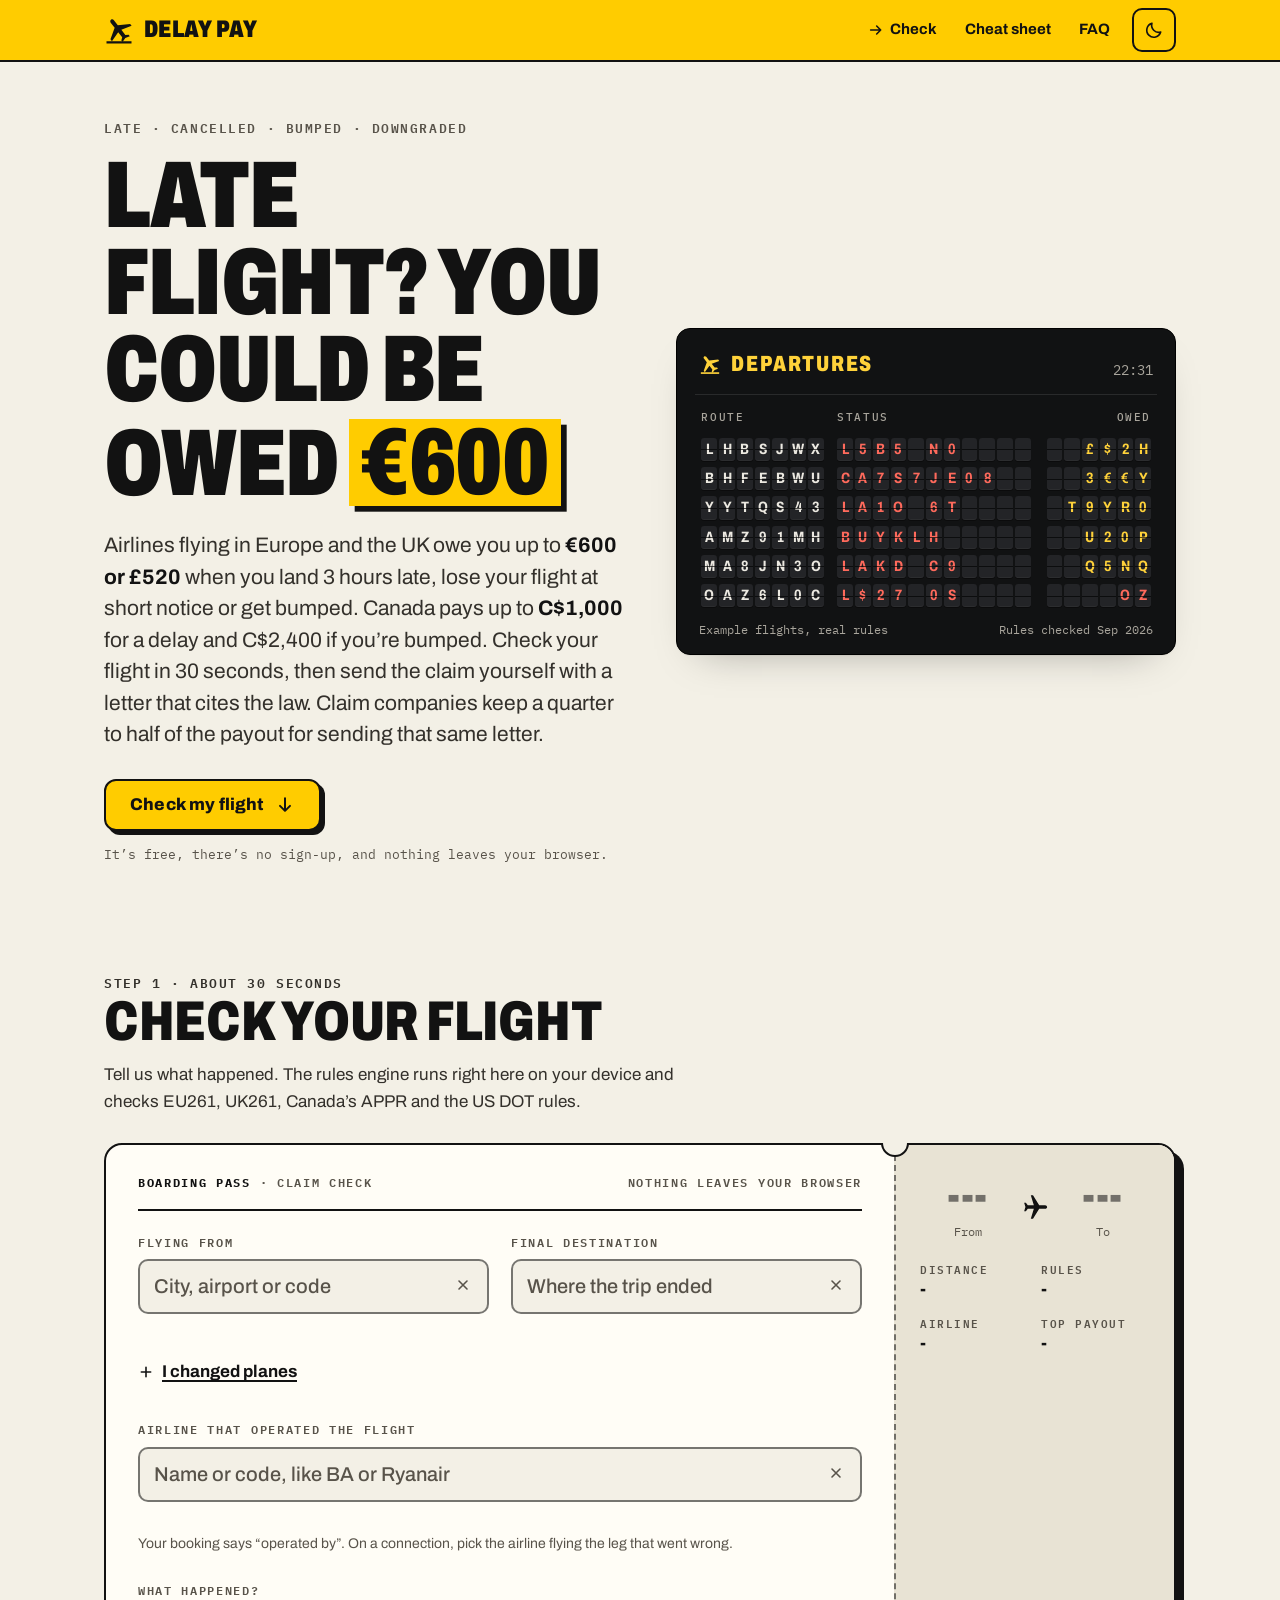
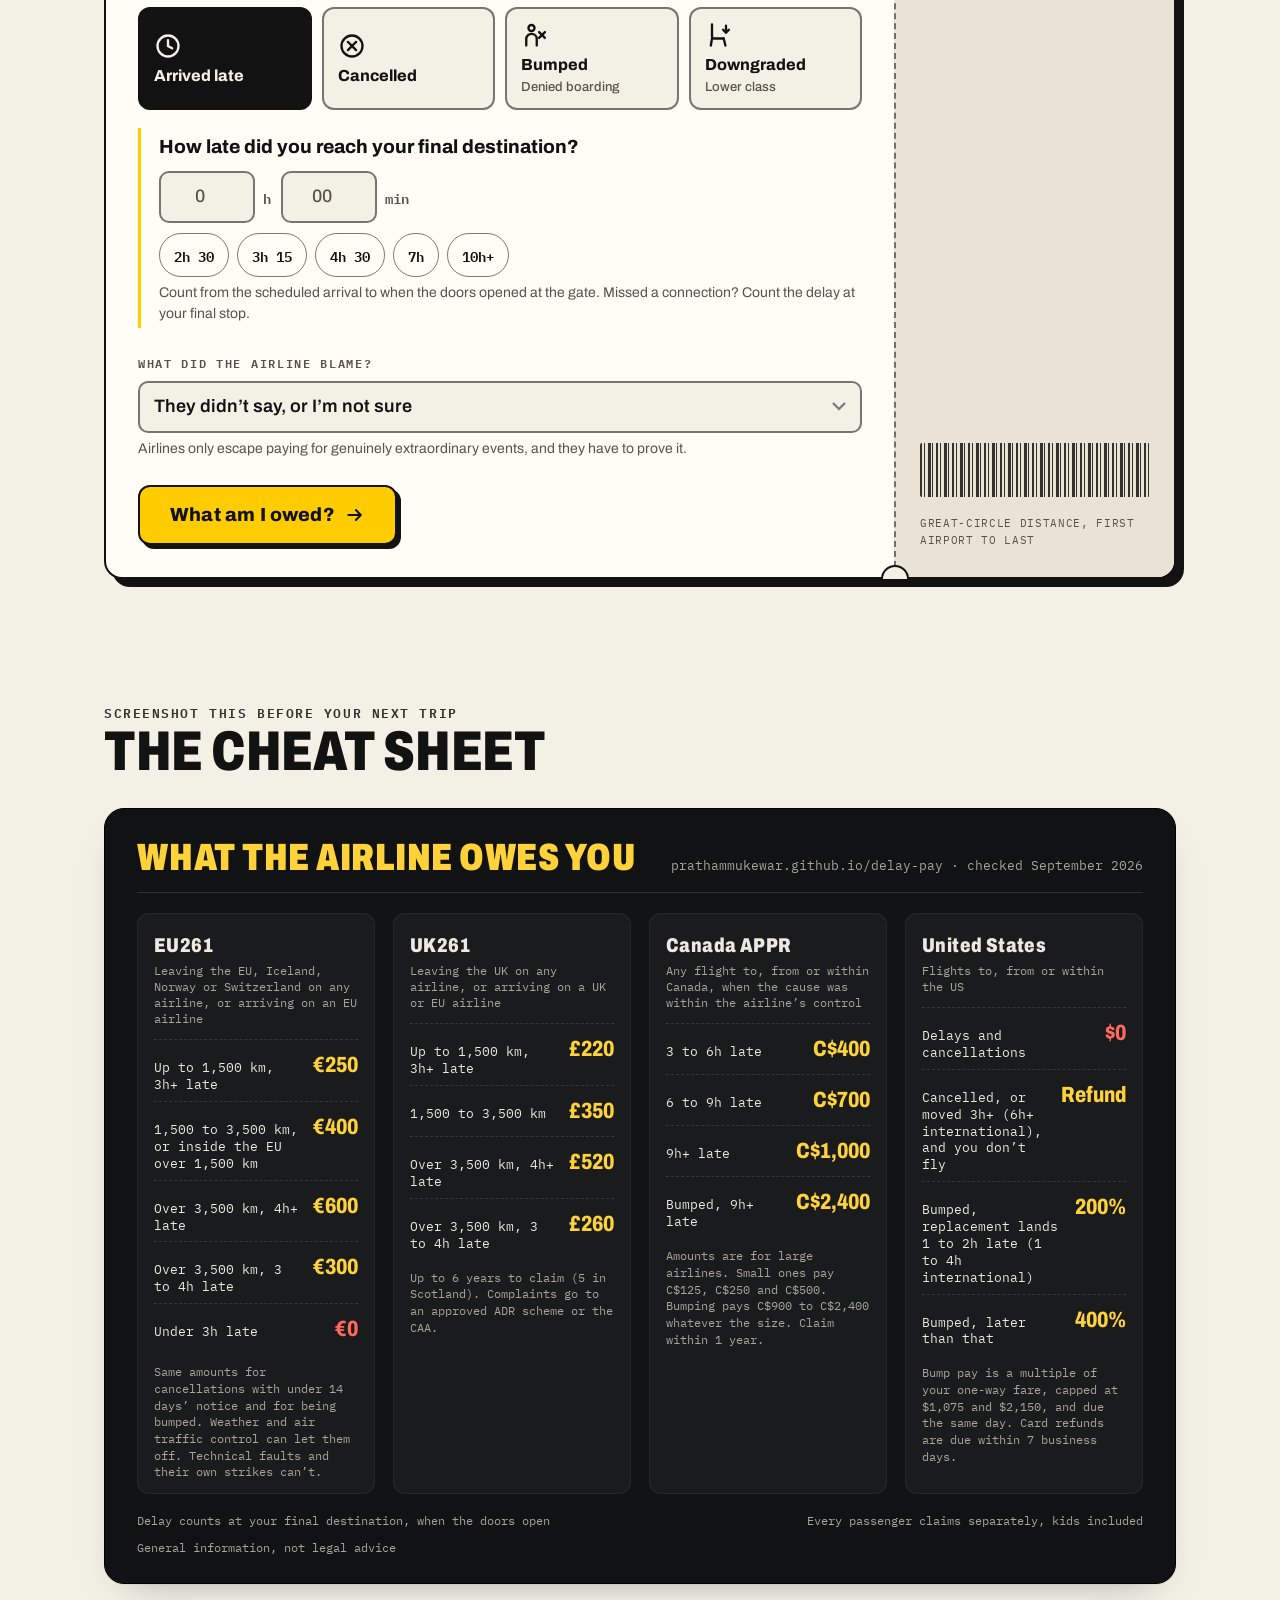
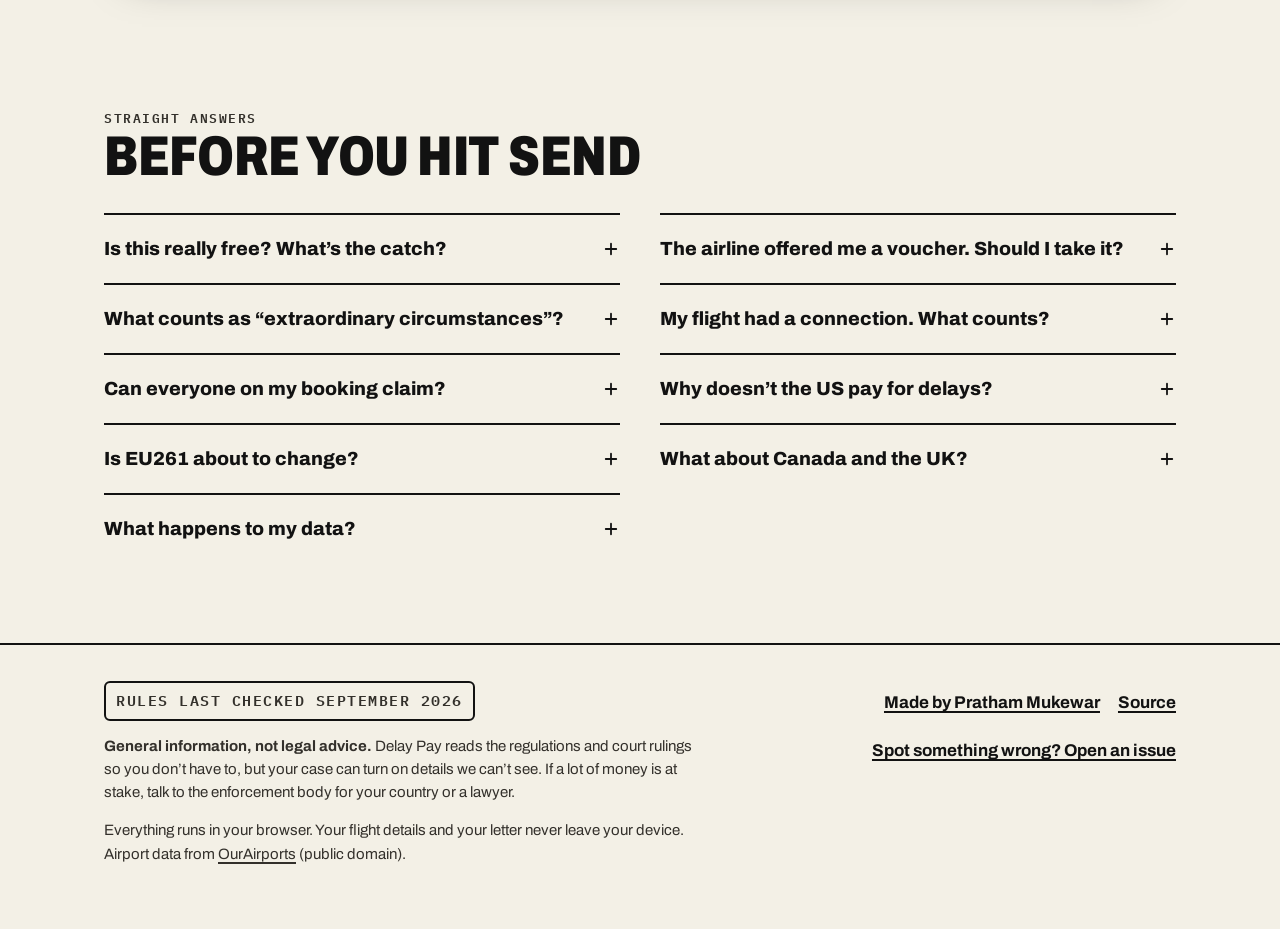
<file: index.html>
<!doctype html>
<html lang="en">
<head>
<meta charset="utf-8">
<meta name="viewport" content="width=device-width, initial-scale=1">
<title>Flight delayed? See what the airline owes you | Delay Pay</title>
<meta name="description" content="Late, cancelled or bumped? Check EU261, UK261, Canada's APPR and US rules in 30 seconds, see the exact amount the airline owes you, and get a free claim letter. No sign-up, no cut.">
<link rel="canonical" href="https://prathammukewar.github.io/delay-pay/">
<meta name="theme-color" content="#ffcc00">
<meta property="og:type" content="website">
<meta property="og:site_name" content="Delay Pay">
<meta property="og:title" content="Flight delayed? See what the airline owes you">
<meta property="og:description" content="Late, cancelled or bumped? Airlines can owe you up to €600, £520 or C$2,400. Check your flight in 30 seconds and get the claim letter free.">
<meta property="og:url" content="https://prathammukewar.github.io/delay-pay/">
<meta property="og:image" content="https://prathammukewar.github.io/delay-pay/og-image.png">
<meta property="og:image:width" content="1200">
<meta property="og:image:height" content="630">
<meta property="og:image:alt" content="A departures board reading: you could be owed €600.">
<meta name="twitter:card" content="summary_large_image">
<meta name="twitter:title" content="Flight delayed? See what the airline owes you">
<meta name="twitter:description" content="Late, cancelled or bumped? Airlines can owe you up to €600, £520 or C$2,400. Check your flight in 30 seconds and get the claim letter free.">
<meta name="twitter:image" content="https://prathammukewar.github.io/delay-pay/og-image.png">
<link rel="icon" href="favicon.svg" type="image/svg+xml">
<link rel="preconnect" href="https://fonts.googleapis.com">
<link rel="preconnect" href="https://fonts.gstatic.com" crossorigin>
<link rel="stylesheet" href="https://fonts.googleapis.com/css2?family=Archivo:wdth,wght@62..125,400..900&family=IBM+Plex+Mono:wght@400;500;600;700&display=swap">
<link rel="stylesheet" href="css/style.css">
<script>
  try {
    var t = localStorage.getItem('delaypay-theme');
    if (t === 'light' || t === 'dark') document.documentElement.setAttribute('data-theme', t);
  } catch (e) {}
</script>
<script type="module" src="js/app.js"></script>
</head>
<body>
<a class="skip" href="#check">Skip to the checker</a>

<svg width="0" height="0" style="position:absolute" aria-hidden="true" focusable="false">
  <defs>
    <symbol id="i-plane" viewBox="0 0 24 24"><path fill="currentColor" d="M22 15.6v-1.9l-8.4-5.3V3.3C13.6 2.4 12.9 1.6 12 1.6s-1.6.8-1.6 1.7v5.1L2 13.7v1.9l8.4-2.6v5.2l-2.1 1.6v1.5l3.7-1.1 3.7 1.1v-1.5l-2.1-1.6V13z"/></symbol>
    <symbol id="i-depart" viewBox="0 0 24 24"><g transform="rotate(-38 12 12)"><path fill="currentColor" d="M22 15.6v-1.9l-8.4-5.3V3.3C13.6 2.4 12.9 1.6 12 1.6s-1.6.8-1.6 1.7v5.1L2 13.7v1.9l8.4-2.6v5.2l-2.1 1.6v1.5l3.7-1.1 3.7 1.1v-1.5l-2.1-1.6V13z"/></g><rect x="2" y="21" width="20" height="1.8" fill="currentColor"/></symbol>
    <symbol id="i-clock" viewBox="0 0 24 24"><g fill="none" stroke="currentColor" stroke-width="2" stroke-linecap="round"><circle cx="12" cy="12" r="9"/><path d="M12 7v5l3.5 2"/></g></symbol>
    <symbol id="i-cancel" viewBox="0 0 24 24"><g fill="none" stroke="currentColor" stroke-width="2" stroke-linecap="round"><circle cx="12" cy="12" r="9"/><path d="M8.5 8.5l7 7M15.5 8.5l-7 7"/></g></symbol>
    <symbol id="i-bumped" viewBox="0 0 24 24"><g fill="none" stroke="currentColor" stroke-width="2" stroke-linecap="round" stroke-linejoin="round"><circle cx="9" cy="6" r="2.6"/><path d="M4.5 21v-5.5A4.5 4.5 0 0 1 9 11a4.5 4.5 0 0 1 4.5 4.5V21"/><path d="M15.5 9.5l5 5M20.5 9.5l-5 5"/></g></symbol>
    <symbol id="i-seat" viewBox="0 0 24 24"><g fill="none" stroke="currentColor" stroke-width="2" stroke-linecap="round" stroke-linejoin="round"><path d="M6 3v10a2 2 0 0 0 2 2h8"/><path d="M6 15l-1 6M16 15l1.5 6"/><path d="M18 4v6M15.5 7.5L18 10l2.5-2.5"/></g></symbol>
    <symbol id="i-check" viewBox="0 0 24 24"><g fill="none" stroke="currentColor" stroke-width="2.2" stroke-linecap="round" stroke-linejoin="round"><circle cx="12" cy="12" r="9"/><path d="M8 12.5l2.7 2.7L16.5 9"/></g></symbol>
    <symbol id="i-warn" viewBox="0 0 24 24"><g fill="none" stroke="currentColor" stroke-width="2.2" stroke-linecap="round" stroke-linejoin="round"><path d="M12 3.5l9.5 16.5h-19z"/><path d="M12 10v4.5M12 17.4v.1"/></g></symbol>
    <symbol id="i-info" viewBox="0 0 24 24"><g fill="none" stroke="currentColor" stroke-width="2.2" stroke-linecap="round"><circle cx="12" cy="12" r="9"/><path d="M12 11v5.5M12 7.6v.1"/></g></symbol>
    <symbol id="i-arrow" viewBox="0 0 24 24"><path d="M4 12h15M13 6l6 6-6 6" fill="none" stroke="currentColor" stroke-width="2.4" stroke-linecap="round" stroke-linejoin="round"/></symbol>
    <symbol id="i-down" viewBox="0 0 24 24"><path d="M12 4v15M6 13l6 6 6-6" fill="none" stroke="currentColor" stroke-width="2.4" stroke-linecap="round" stroke-linejoin="round"/></symbol>
    <symbol id="i-plus" viewBox="0 0 24 24"><path d="M12 5v14M5 12h14" fill="none" stroke="currentColor" stroke-width="2.4" stroke-linecap="round"/></symbol>
    <symbol id="i-x" viewBox="0 0 24 24"><path d="M6 6l12 12M18 6L6 18" fill="none" stroke="currentColor" stroke-width="2.4" stroke-linecap="round"/></symbol>
    <symbol id="i-copy" viewBox="0 0 24 24"><g fill="none" stroke="currentColor" stroke-width="2" stroke-linejoin="round"><rect x="8" y="8" width="12" height="13" rx="2"/><path d="M16 8V5a2 2 0 0 0-2-2H6a2 2 0 0 0-2 2v11a2 2 0 0 0 2 2h2"/></g></symbol>
    <symbol id="i-mail" viewBox="0 0 24 24"><g fill="none" stroke="currentColor" stroke-width="2" stroke-linejoin="round"><rect x="3" y="5" width="18" height="14" rx="2"/><path d="M3.5 6l8.5 7 8.5-7"/></g></symbol>
    <symbol id="i-save" viewBox="0 0 24 24"><path d="M12 3v12M7 10l5 5 5-5M4 20h16" fill="none" stroke="currentColor" stroke-width="2.2" stroke-linecap="round" stroke-linejoin="round"/></symbol>
    <symbol id="i-share" viewBox="0 0 24 24"><g fill="none" stroke="currentColor" stroke-width="2" stroke-linecap="round" stroke-linejoin="round"><path d="M12 3v12M7.5 7.5L12 3l4.5 4.5"/><path d="M5 12v7a2 2 0 0 0 2 2h10a2 2 0 0 0 2-2v-7"/></g></symbol>
    <symbol id="i-sun" viewBox="0 0 24 24"><g fill="none" stroke="currentColor" stroke-width="2" stroke-linecap="round"><circle cx="12" cy="12" r="4.2"/><path d="M12 2.5v2.2M12 19.3v2.2M2.5 12h2.2M19.3 12h2.2M5.3 5.3l1.6 1.6M17.1 17.1l1.6 1.6M5.3 18.7l1.6-1.6M17.1 6.9l1.6-1.6"/></g></symbol>
    <symbol id="i-moon" viewBox="0 0 24 24"><path d="M20 14.5A8.5 8.5 0 0 1 9.5 4a8.5 8.5 0 1 0 10.5 10.5z" fill="none" stroke="currentColor" stroke-width="2" stroke-linejoin="round"/></symbol>
    <symbol id="i-letter" viewBox="0 0 24 24"><g fill="none" stroke="currentColor" stroke-width="2" stroke-linejoin="round" stroke-linecap="round"><path d="M6 3h9l4 4v14H6z"/><path d="M14.5 3v4.5H19M9 12h7M9 15.5h7M9 9h3"/></g></symbol>
  </defs>
</svg>

<header class="signbar">
  <div class="wrap">
    <a class="brand" href="./" aria-label="Delay Pay, home">
      <svg aria-hidden="true"><use href="#i-depart"/></svg>
      <span>Delay Pay</span>
    </a>
    <nav class="signnav" aria-label="Sections">
      <a href="#check"><svg aria-hidden="true"><use href="#i-arrow"/></svg>Check</a>
      <a href="#cheat" class="hide-sm">Cheat sheet</a>
      <a href="#faq" class="hide-sm">FAQ</a>
      <button class="theme-btn" id="theme-btn" type="button" aria-label="Switch to dark theme">
        <svg aria-hidden="true"><use href="#i-moon"/></svg>
      </button>
    </nav>
  </div>
</header>

<main id="main">
  <div class="hero">
    <div class="wrap hero-grid">
      <div>
        <p class="kicker">Late · Cancelled · Bumped · Downgraded</p>
        <h1>Late flight? You could be owed <span class="hl">€600</span></h1>
        <p class="lede">Airlines flying in Europe and the UK owe you up to <strong>€600 or £520</strong> when you land 3 hours late, lose your flight at short notice or get bumped. Canada pays up to <strong>C$1,000</strong> for a delay and C$2,400 if you’re bumped. Check your flight in 30 seconds, then send the claim yourself with a letter that cites the law. Claim companies keep a quarter to half of the payout for sending that same letter.</p>
        <div class="cta-row">
          <a class="btn btn-signal" href="#check">Check my flight <svg aria-hidden="true"><use href="#i-down"/></svg></a>
          <span class="note-inline">It’s free, there’s no sign-up, and nothing leaves your browser.</span>
        </div>
      </div>
      <div class="board" id="hero-board">
        <div class="board-head">
          <span class="board-title"><svg aria-hidden="true"><use href="#i-depart"/></svg>Departures</span>
          <span class="board-clock" id="board-clock" aria-hidden="true">--:--</span>
        </div>
        <table>
          <caption class="sr-only">Example flights and what the rules say each one is owed</caption>
          <thead>
            <tr><th scope="col">Route</th><th scope="col" class="col-flight">Status</th><th scope="col" class="owed">Owed</th></tr>
          </thead>
          <tbody id="board-rows"></tbody>
        </table>
        <div class="board-foot"><span>Example flights, real rules</span><span>Rules checked Sep 2026</span></div>
      </div>
    </div>
  </div>

  <section id="check" aria-labelledby="check-title">
    <div class="wrap">
      <div class="section-head">
        <div>
          <p class="kicker">Step 1 · About 30 seconds</p>
          <h2 id="check-title">Check your flight</h2>
          <p>Tell us what happened. The rules engine runs right here on your device and checks EU261, UK261, Canada’s APPR and the US DOT rules.</p>
        </div>
      </div>

      <form class="pass" id="checker" novalidate>
        <div class="pass-main">
          <div class="pass-strip"><span><strong>Boarding pass</strong> · claim check</span><span>Nothing leaves your browser</span></div>

          <fieldset>
            <legend class="sr-only">Route</legend>
            <div class="row row-2">
              <div class="field">
                <label class="label" for="from">Flying from</label>
                <div class="combo">
                  <input type="text" id="from" name="from" placeholder="City, airport or code" aria-describedby="from-picked from-err" required>
                  <button type="button" class="combo-clear" tabindex="-1" aria-label="Clear departure airport"><svg aria-hidden="true"><use href="#i-x"/></svg></button>
                </div>
                <p class="picked" id="from-picked"></p>
                <p class="err" id="from-err"></p>
              </div>
              <div class="field">
                <label class="label" for="to">Final destination</label>
                <div class="combo">
                  <input type="text" id="to" name="to" placeholder="Where the trip ended" aria-describedby="to-picked to-err" required>
                  <button type="button" class="combo-clear" tabindex="-1" aria-label="Clear destination airport"><svg aria-hidden="true"><use href="#i-x"/></svg></button>
                </div>
                <p class="picked" id="to-picked"></p>
                <p class="err" id="to-err"></p>
              </div>
            </div>

            <div class="via-list" id="via-list"></div>
            <button type="button" class="linkish" id="add-via"><svg aria-hidden="true"><use href="#i-plus"/></svg>I changed planes</button>
            <div id="booking-wrap" hidden>
              <label class="check"><input type="checkbox" id="single-booking" checked> All flights were on one booking</label>
              <p class="hint">On one booking, the delay that counts is the one at your final destination, and the distance runs from your first airport to your last.</p>
            </div>
          </fieldset>

          <fieldset>
            <legend class="sr-only">Airline</legend>
            <label class="label" for="airline">Airline that operated the flight</label>
            <div class="combo">
              <input type="text" id="airline" name="airline" placeholder="Name or code, like BA or Ryanair" aria-describedby="airline-picked airline-hint">
              <button type="button" class="combo-clear" tabindex="-1" aria-label="Clear airline"><svg aria-hidden="true"><use href="#i-x"/></svg></button>
            </div>
            <p class="picked" id="airline-picked"></p>
            <p class="hint" id="airline-hint">Your booking says “operated by”. On a connection, pick the airline flying the leg that went wrong.</p>

            <div class="sub" id="licence-wrap" hidden>
              <fieldset>
                <legend class="q">We don’t know that one. Where is the airline licensed?</legend>
                <div class="choices five" id="licence-choices">
                  <div class="choice"><input type="radio" name="licence" id="lic-eu" value="EU"><label for="lic-eu">EU, EEA or Swiss</label></div>
                  <div class="choice"><input type="radio" name="licence" id="lic-uk" value="UK"><label for="lic-uk">UK</label></div>
                  <div class="choice"><input type="radio" name="licence" id="lic-us" value="US"><label for="lic-us">US</label></div>
                  <div class="choice"><input type="radio" name="licence" id="lic-ca" value="CA"><label for="lic-ca">Canada</label></div>
                  <div class="choice"><input type="radio" name="licence" id="lic-other" value="OTHER"><label for="lic-other">Elsewhere</label></div>
                </div>
                <p class="hint">It only matters for flights into Europe or the UK from outside. Not sure? Pick “Elsewhere” and we’ll tell you what changes.</p>
              </fieldset>
            </div>

            <div class="sub" id="casize-wrap" hidden>
              <fieldset>
                <legend class="q">Is it a large or small airline under Canada’s rules?</legend>
                <div class="choices two">
                  <div class="choice"><input type="radio" name="casize" id="ca-large" value="large" checked><label for="ca-large">Large<small>2 million+ passengers a year, both of the last two years</small></label></div>
                  <div class="choice"><input type="radio" name="casize" id="ca-small" value="small"><label for="ca-small">Small<small>Regional and northern airlines, mostly</small></label></div>
                </div>
              </fieldset>
            </div>
          </fieldset>

          <fieldset>
            <legend class="label">What happened?</legend>
            <div class="choices" id="event-choices">
              <div class="choice"><input type="radio" name="event" id="ev-delay" value="delay" checked><label for="ev-delay"><svg aria-hidden="true"><use href="#i-clock"/></svg>Arrived late</label></div>
              <div class="choice"><input type="radio" name="event" id="ev-cancel" value="cancel"><label for="ev-cancel"><svg aria-hidden="true"><use href="#i-cancel"/></svg>Cancelled</label></div>
              <div class="choice"><input type="radio" name="event" id="ev-denied" value="denied"><label for="ev-denied"><svg aria-hidden="true"><use href="#i-bumped"/></svg>Bumped<small>Denied boarding</small></label></div>
              <div class="choice"><input type="radio" name="event" id="ev-downgrade" value="downgrade"><label for="ev-downgrade"><svg aria-hidden="true"><use href="#i-seat"/></svg>Downgraded<small>Lower class</small></label></div>
            </div>

            <div class="sub" id="delay-wrap">
              <div>
                <p class="q" id="delay-q">How late did you reach your final destination?</p>
                <div class="duration" role="group" aria-labelledby="delay-q">
                  <div class="unit"><input type="number" id="delay-h" min="0" max="96" step="1" inputmode="numeric" value="" placeholder="0" aria-label="Hours late"><span aria-hidden="true">h</span></div>
                  <div class="unit"><input type="number" id="delay-m" min="0" max="59" step="5" inputmode="numeric" value="" placeholder="00" aria-label="Minutes late"><span aria-hidden="true">min</span></div>
                </div>
                <div class="quick" role="group" aria-label="Quick picks for how late">
                  <button type="button" data-h="2" data-m="30">2h 30</button>
                  <button type="button" data-h="3" data-m="15">3h 15</button>
                  <button type="button" data-h="4" data-m="30">4h 30</button>
                  <button type="button" data-h="7" data-m="0">7h</button>
                  <button type="button" data-h="10" data-m="0">10h+</button>
                </div>
                <p class="hint">Count from the scheduled arrival to when the doors opened at the gate. Missed a connection? Count the delay at your final stop.</p>
                <p class="err" id="delay-err"></p>
              </div>
            </div>

            <div class="sub" id="cancel-wrap" hidden>
              <fieldset>
                <legend class="q">When did they tell you?</legend>
                <div class="choices three">
                  <div class="choice"><input type="radio" name="notice" id="nt-14" value="14+"><label for="nt-14">14+ days before</label></div>
                  <div class="choice"><input type="radio" name="notice" id="nt-7" value="7-13"><label for="nt-7">7 to 13 days before</label></div>
                  <div class="choice"><input type="radio" name="notice" id="nt-0" value="<7" checked><label for="nt-0">Under 7 days before</label></div>
                </div>
              </fieldset>
              <fieldset>
                <legend class="q">Did they offer you another flight?</legend>
                <div class="choices two">
                  <div class="choice"><input type="radio" name="offered" id="of-yes" value="yes" checked><label for="of-yes">Yes</label></div>
                  <div class="choice"><input type="radio" name="offered" id="of-no" value="no"><label for="of-no">No</label></div>
                </div>
              </fieldset>
              <div id="reroute-wrap" class="row">
                <div class="field">
                  <label class="label" for="depart-early">The new flight left</label>
                  <select id="depart-early">
                    <option value="0">At or after my original time</option>
                    <option value="60">Up to 1 hour earlier</option>
                    <option value="120">1 to 2 hours earlier</option>
                    <option value="180">More than 2 hours earlier</option>
                  </select>
                </div>
                <div class="field">
                  <p class="label" id="reroute-q">and got me to my final destination this late</p>
                  <div class="duration" role="group" aria-labelledby="reroute-q">
                    <div class="unit"><input type="number" id="re-h" min="0" max="96" inputmode="numeric" placeholder="0" aria-label="Hours later than the original arrival"><span aria-hidden="true">h</span></div>
                    <div class="unit"><input type="number" id="re-m" min="0" max="59" step="5" inputmode="numeric" placeholder="00" aria-label="Minutes later than the original arrival"><span aria-hidden="true">min</span></div>
                  </div>
                  <p class="hint">Compared with the arrival time on your original booking.</p>
                </div>
                <fieldset>
                  <legend class="label">What did you end up taking?</legend>
                  <div class="choices two">
                    <div class="choice"><input type="radio" name="took" id="took-flight" value="reroute" checked><label for="took-flight">The new flight</label></div>
                    <div class="choice"><input type="radio" name="took" id="took-refund" value="refund"><label for="took-refund">A refund</label></div>
                  </div>
                </fieldset>
              </div>
            </div>

            <div class="sub" id="denied-wrap" hidden>
              <fieldset>
                <legend class="q">Did you give up your seat voluntarily?</legend>
                <div class="choices two">
                  <div class="choice"><input type="radio" name="voluntary" id="vol-no" value="no" checked><label for="vol-no">No, they refused me</label></div>
                  <div class="choice"><input type="radio" name="voluntary" id="vol-yes" value="yes"><label for="vol-yes">Yes, I volunteered</label></div>
                </div>
              </fieldset>
              <div>
                <p class="q" id="dn-q">The replacement got you to your final destination how late?</p>
                <div class="duration" role="group" aria-labelledby="dn-q">
                  <div class="unit"><input type="number" id="dn-h" min="0" max="96" inputmode="numeric" placeholder="0" aria-label="Hours late"><span aria-hidden="true">h</span></div>
                  <div class="unit"><input type="number" id="dn-m" min="0" max="59" step="5" inputmode="numeric" placeholder="00" aria-label="Minutes late"><span aria-hidden="true">min</span></div>
                </div>
              </div>
            </div>

            <div class="sub" id="fare-wrap" hidden>
              <div class="field">
                <label class="q" for="fare" id="fare-label">What did you pay for that flight, one way?</label>
                <div class="row row-2">
                  <input type="number" id="fare" min="0" step="1" inputmode="decimal" placeholder="Amount" aria-describedby="fare-hint">
                  <select id="fare-cur" aria-label="Currency">
                    <option value="EUR">EUR €</option>
                    <option value="GBP">GBP £</option>
                    <option value="USD">USD $</option>
                    <option value="CAD">CAD $</option>
                  </select>
                </div>
                <p class="hint" id="fare-hint">Only for the flight that went wrong, taxes included.</p>
              </div>
            </div>
          </fieldset>

          <fieldset>
            <label class="label" for="cause">What did the airline blame?</label>
            <select id="cause" aria-describedby="cause-hint">
              <option value="unknown">They didn’t say, or I’m not sure</option>
              <option value="technical">Technical problem with the plane</option>
              <option value="crew">Crew shortage or crew out of hours</option>
              <option value="ops">Operational reasons or IT failure</option>
              <option value="strike-own">Strike by the airline’s own staff</option>
              <option value="strike-other">Air traffic control or airport staff strike</option>
              <option value="atc">Air traffic control limits or airport closure</option>
              <option value="weather">Bad weather</option>
              <option value="bird">Bird strike</option>
              <option value="security">Medical emergency, security or unruly passenger</option>
              <option value="knockon">The plane came in late from an earlier flight</option>
              <option value="overbooking">Overbooking</option>
            </select>
            <p class="hint" id="cause-hint">Airlines only escape paying for genuinely extraordinary events, and they have to prove it.</p>
          </fieldset>

          <div class="submit-row">
            <button class="btn btn-signal" type="submit" id="submit">What am I owed? <svg aria-hidden="true"><use href="#i-arrow"/></svg></button>
            <span class="note-inline" id="form-status" role="status"></span>
          </div>
        </div>

        <aside class="pass-stub" aria-label="Trip summary">
          <div class="stub-route">
            <div><div class="stub-code empty" id="stub-from">---</div><div class="stub-city" id="stub-from-city">From</div></div>
            <svg viewBox="0 0 24 24" aria-hidden="true"><use href="#i-plane" transform="rotate(90 12 12)"/></svg>
            <div><div class="stub-code empty" id="stub-to">---</div><div class="stub-city" id="stub-to-city">To</div></div>
          </div>
          <dl class="stub-facts">
            <div><dt>Distance</dt><dd id="stub-dist">-</dd></div>
            <div><dt>Rules</dt><dd id="stub-rules">-</dd></div>
            <div><dt>Airline</dt><dd id="stub-airline">-</dd></div>
            <div><dt>Top payout</dt><dd id="stub-top">-</dd></div>
          </dl>
          <div class="barcode" aria-hidden="true"></div>
          <div class="stub-note">Great-circle distance, first airport to last</div>
        </aside>
      </form>

      <div class="verdict" id="verdict" hidden tabindex="-1" aria-labelledby="verdict-title">
        <h2 class="sr-only" id="verdict-title">Your result</h2>
        <p class="shared-note" id="shared-note" hidden>Someone on your flight sent you this. The route, airline and delay come from their trip, so check they match yours before you claim.</p>
        <div aria-live="polite" id="verdict-live">
          <div class="vboard" id="vboard"></div>
        </div>
        <div class="vgrid">
          <div class="panel">
            <p class="kicker panel-kicker">The fine print, in plain words</p>
            <h3>Why this number</h3>
            <ul class="notes" id="v-notes"></ul>
            <div class="also" id="v-also"></div>
            <p class="cites" id="v-cites"></p>
          </div>
          <div class="panel">
            <p class="kicker panel-kicker">At the airport</p>
            <h3>What they owe you on the spot</h3>
            <ul class="notes" id="v-care"></ul>
          </div>
        </div>
        <div class="vactions">
          <a class="btn btn-signal" href="#letter" id="to-letter"><svg aria-hidden="true"><use href="#i-letter"/></svg>Write my claim letter</a>
          <a class="btn btn-ghost" href="#share" id="to-share"><svg aria-hidden="true"><use href="#i-share"/></svg>Share this</a>
        </div>
      </div>
    </div>
  </section>

  <section id="letter" aria-labelledby="letter-title" hidden>
    <div class="wrap">
      <div class="section-head">
        <div>
          <p class="kicker">Step 2 · Send it yourself</p>
          <h2 id="letter-title">Your claim letter</h2>
          <p>Fill in the blanks and the letter writes itself, with the right law and the right amount. Send it to the airline’s customer relations team or paste it into their claim form. Keep a copy.</p>
        </div>
      </div>
      <div class="letter-grid">
        <form class="letter-form" id="letter-form" novalidate>
          <div class="row row-2">
            <div><label class="label" for="l-name">Your full name</label><input type="text" id="l-name" autocomplete="name"></div>
            <div><label class="label" for="l-email">Your email</label><input type="email" id="l-email" autocomplete="email"></div>
          </div>
          <div class="row row-2">
            <div><label class="label" for="l-flight">Flight number</label><input type="text" id="l-flight" placeholder="LH400" autocapitalize="characters"></div>
            <div><label class="label" for="l-date">Flight date</label><input type="date" id="l-date"></div>
          </div>
          <div class="row row-2">
            <div><label class="label" for="l-ref">Booking reference</label><input type="text" id="l-ref" placeholder="6 characters" autocapitalize="characters"></div>
            <div><label class="label" for="l-pax">Passengers claiming</label><input type="number" id="l-pax" min="1" max="9" value="1" inputmode="numeric"></div>
          </div>
          <div><label class="label" for="l-address">Postal address (optional)</label><input type="text" id="l-address" autocomplete="street-address"></div>
          <div class="row row-2">
            <div><label class="label" for="l-costs">Money you spent waiting (optional)</label><input type="number" id="l-costs" min="0" step="0.01" inputmode="decimal" placeholder="Meals, hotel, taxis"></div>
            <div><label class="label" for="l-airline-email">Airline claims email (optional)</label><input type="email" id="l-airline-email" placeholder="From their website"></div>
          </div>
          <p class="hint">Everything you type stays on this page. Nothing is saved or sent anywhere until you send the email yourself.</p>
        </form>
        <div class="paper">
          <div class="paper-bar">
            <label class="label" for="letter-text">Letter preview (you can edit it)</label>
            <div class="paper-actions">
              <button type="button" class="btn btn-small" id="copy-letter"><svg aria-hidden="true"><use href="#i-copy"/></svg>Copy</button>
              <a class="btn btn-small btn-ghost" id="mail-letter" href="#"><svg aria-hidden="true"><use href="#i-mail"/></svg>Email</a>
            </div>
          </div>
          <textarea class="letter-text" id="letter-text" spellcheck="true"></textarea>
        </div>
      </div>

      <div class="escalate">
        <h3 style="margin-bottom:16px">If they say no, or say nothing</h3>
        <ol class="steps" id="steps"></ol>
      </div>
    </div>
  </section>

  <section id="share" aria-labelledby="share-title" hidden>
    <div class="wrap">
      <div class="section-head">
        <div>
          <p class="kicker">Step 3 · Tell the people you travel with</p>
          <h2 id="share-title">Were they on that flight too?</h2>
          <p>Every passenger on the flight has their own claim, kids included. Send this to whoever was sitting next to you.</p>
        </div>
      </div>
      <div class="share">
        <canvas id="share-card" width="1200" height="630" role="img" aria-label="Share card"></canvas>
        <div>
          <h3 class="share-sub">Send them your flight</h3>
          <p class="share-text" id="crew-text"></p>
          <div class="share-buttons">
            <button type="button" class="btn btn-small" id="crew-native"><svg aria-hidden="true"><use href="#i-share"/></svg>Send</button>
            <button type="button" class="btn btn-small btn-ghost" id="crew-copy"><svg aria-hidden="true"><use href="#i-copy"/></svg>Copy message</button>
          </div>
          <p class="hint">The link fills in your route, airline and how late you landed, so they see their own amount in one tap. It leaves out names, flight numbers and dates.</p>
          <h3 class="share-sub">Or post it</h3>
          <p class="share-text" id="share-text"></p>
          <div class="share-buttons">
            <button type="button" class="btn btn-small btn-ghost" id="share-native"><svg aria-hidden="true"><use href="#i-share"/></svg>Share</button>
            <button type="button" class="btn btn-small btn-ghost" id="copy-share"><svg aria-hidden="true"><use href="#i-copy"/></svg>Copy text</button>
            <button type="button" class="btn btn-small btn-ghost" id="copy-card"><svg aria-hidden="true"><use href="#i-copy"/></svg>Copy image</button>
            <button type="button" class="btn btn-small btn-ghost" id="save-card"><svg aria-hidden="true"><use href="#i-save"/></svg>Download image</button>
          </div>
          <p class="hint">The card shows the amount and the rule. It leaves out your name, flight number and dates.</p>
        </div>
      </div>
    </div>
  </section>

  <section id="cheat" aria-labelledby="cheat-title">
    <div class="wrap">
      <div class="section-head">
        <div>
          <p class="kicker">Screenshot this before your next trip</p>
          <h2 id="cheat-title">The cheat sheet</h2>
        </div>
      </div>
      <div class="cheat" id="cheat-card"></div>
    </div>
  </section>

  <section id="faq" aria-labelledby="faq-title">
    <div class="wrap">
      <div class="section-head">
        <div>
          <p class="kicker">Straight answers</p>
          <h2 id="faq-title">Before you hit send</h2>
        </div>
      </div>
      <div class="faq" id="faq-list"></div>
    </div>
  </section>
</main>

<footer class="foot">
  <div class="wrap foot-grid">
    <div>
      <p class="stamp">Rules last checked September 2026</p>
      <p><strong>General information, not legal advice.</strong> Delay Pay reads the regulations and court rulings so you don’t have to, but your case can turn on details we can’t see. If a lot of money is at stake, talk to the enforcement body for your country or a lawyer.</p>
      <p>Everything runs in your browser. Your flight details and your letter never leave your device. Airport data from <a href="https://github.com/davidmegginson/ourairports-data">OurAirports</a> (public domain).</p>
    </div>
    <div class="foot-links">
      <a id="author-link" href="https://github.com/prathammukewar">Made by Pratham Mukewar</a>
      <a id="source-link" href="https://github.com/prathammukewar/delay-pay">Source</a>
      <a id="issue-link" href="https://github.com/prathammukewar/delay-pay/issues">Spot something wrong? Open an issue</a>
    </div>
  </div>
</footer>

<div class="toast" id="toast" role="status" aria-live="polite"></div>
<div class="sr-only" id="combo-status" aria-live="polite"></div>
</body>
</html>
</file>
<file: css/style.css>
/* Delay Pay. Departures board meets boarding pass. */

:root {
  --paper: #f3f0e6;
  --paper-2: #e8e3d4;
  --card: #fffdf6;
  --ink: #121212;
  --ink-2: #33302b;
  --muted: #58534a;
  --line: rgba(18, 18, 18, 0.16);
  --line-strong: rgba(18, 18, 18, 0.55);
  --signal: #ffcc00;
  --signal-ink: #121212;
  --red: #b8241a;
  --green: #0a6e38;
  --amber-text: #7a5200;
  --focus: #0b4dff;
  --board: #111213;
  --board-2: #1a1b1d;
  --flap: #232427;
  --flap-edge: #0b0b0c;
  --flap-ink: #ffd23a;
  --board-text: #ecE9e1;
  --board-muted: #a9a59c;
  --board-red: #ff6a5c;
  --board-green: #5fdc93;
  --board-edge: #000;
  --shadow: 0 1px 0 rgba(0, 0, 0, 0.04), 0 18px 40px -24px rgba(0, 0, 0, 0.35);
  --radius: 14px;
  --font-sans: 'Archivo', 'Helvetica Neue', Arial, sans-serif;
  --font-mono: 'IBM Plex Mono', ui-monospace, 'SFMono-Regular', Menlo, monospace;
  --wrap: 1120px;
  color-scheme: light;
}

@media (prefers-color-scheme: dark) {
  :root:not([data-theme='light']) {
    --paper: #0e0f10;
    --paper-2: #17181a;
    --card: #17181b;
    --ink: #f2efe6;
    --ink-2: #dcd8cd;
    --muted: #aaa69b;
    --line: rgba(242, 239, 230, 0.14);
    --line-strong: rgba(242, 239, 230, 0.5);
    --red: #ff7b6e;
    --green: #5fdc93;
    --amber-text: #ffd23a;
    --focus: #8fb4ff;
    --board: #070809;
    --board-2: #121315;
    --flap: #1c1d20;
    --board-edge: rgba(255, 255, 255, 0.12);
    --shadow: 0 1px 0 rgba(255, 255, 255, 0.03), 0 18px 40px -24px rgba(0, 0, 0, 0.8);
    color-scheme: dark;
  }
}

:root[data-theme='dark'] {
  --paper: #0e0f10;
  --paper-2: #17181a;
  --card: #17181b;
  --ink: #f2efe6;
  --ink-2: #dcd8cd;
  --muted: #aaa69b;
  --line: rgba(242, 239, 230, 0.14);
  --line-strong: rgba(242, 239, 230, 0.5);
  --red: #ff7b6e;
  --green: #5fdc93;
  --amber-text: #ffd23a;
  --focus: #8fb4ff;
  --board: #070809;
  --board-2: #121315;
  --flap: #1c1d20;
  --board-edge: rgba(255, 255, 255, 0.12);
  --shadow: 0 1px 0 rgba(255, 255, 255, 0.03), 0 18px 40px -24px rgba(0, 0, 0, 0.8);
  color-scheme: dark;
}

*,
*::before,
*::after {
  box-sizing: border-box;
}

html {
  -webkit-text-size-adjust: 100%;
  scroll-behavior: smooth;
  scroll-padding-top: 76px;
}

@media (prefers-reduced-motion: reduce) {
  html {
    scroll-behavior: auto;
  }
  *,
  *::before,
  *::after {
    animation-duration: 0.01ms !important;
    transition-duration: 0.01ms !important;
  }
}

body {
  margin: 0;
  background: var(--paper);
  color: var(--ink);
  font-family: var(--font-sans);
  font-size: 17px;
  line-height: 1.55;
  font-variation-settings: 'wdth' 100;
  overflow-x: hidden;
}

img,
svg,
canvas {
  display: block;
  max-width: 100%;
}

a {
  color: inherit;
  text-decoration-thickness: 1.5px;
  text-underline-offset: 3px;
}

a:hover {
  text-decoration-thickness: 3px;
}

:focus-visible {
  outline: 3px solid var(--focus);
  outline-offset: 3px;
  border-radius: 4px;
}

.skip {
  position: absolute;
  left: 12px;
  top: -60px;
  z-index: 100;
  background: var(--signal);
  color: var(--signal-ink);
  padding: 10px 14px;
  font-weight: 700;
  border-radius: 8px;
}

.skip:focus {
  top: 12px;
}

.sr-only {
  position: absolute !important;
  width: 1px;
  height: 1px;
  padding: 0;
  margin: -1px;
  overflow: hidden;
  clip: rect(0 0 0 0);
  white-space: nowrap;
  border: 0;
}

.wrap {
  width: 100%;
  max-width: var(--wrap);
  margin: 0 auto;
  padding: 0 24px;
}

.mono {
  font-family: var(--font-mono);
}

.kicker {
  font-family: var(--font-mono);
  font-size: 13px;
  font-weight: 600;
  letter-spacing: 0.12em;
  text-transform: uppercase;
  color: var(--muted);
  margin: 0 0 14px;
}

h1,
h2,
h3 {
  font-family: var(--font-sans);
  line-height: 1.02;
  margin: 0;
  letter-spacing: -0.01em;
}

h2 {
  font-size: clamp(34px, 5vw, 56px);
  font-weight: 850;
  font-variation-settings: 'wdth' 78;
  text-transform: uppercase;
  letter-spacing: -0.005em;
}

h3 {
  font-size: 22px;
  font-weight: 800;
}

p {
  margin: 0 0 1em;
}

/* ---------- Signage bar ---------- */

.signbar {
  position: sticky;
  top: 0;
  z-index: 50;
  background: var(--signal);
  color: var(--signal-ink);
  border-bottom: 2px solid #121212;
}

.signbar .wrap {
  display: flex;
  align-items: center;
  gap: 16px;
  min-height: 60px;
}

.brand {
  display: inline-flex;
  align-items: center;
  gap: 10px;
  text-decoration: none;
  font-weight: 900;
  font-variation-settings: 'wdth' 75;
  font-size: 24px;
  letter-spacing: 0.02em;
  text-transform: uppercase;
  color: #121212;
  min-height: 44px;
}

.brand svg {
  width: 30px;
  height: 30px;
}

.signnav {
  margin-left: auto;
  display: flex;
  align-items: center;
  gap: 4px;
}

.signnav a {
  display: inline-flex;
  align-items: center;
  gap: 6px;
  min-height: 44px;
  padding: 0 12px;
  font-weight: 700;
  font-size: 15px;
  text-decoration: none;
  color: #121212;
  border-radius: 8px;
}

.signnav a:hover {
  background: rgba(0, 0, 0, 0.08);
}

.signnav a svg {
  width: 16px;
  height: 16px;
}

.theme-btn {
  width: 44px;
  height: 44px;
  display: inline-grid;
  place-items: center;
  border: 2px solid #121212;
  border-radius: 10px;
  background: transparent;
  color: #121212;
  cursor: pointer;
  margin-left: 6px;
}

.theme-btn:hover {
  background: #121212;
  color: var(--signal);
}

.theme-btn svg {
  width: 20px;
  height: 20px;
}

.signbar :focus-visible {
  outline-color: #121212;
}

/* ---------- Hero ---------- */

.hero {
  padding: 56px 0 40px;
}

.hero-grid {
  display: grid;
  grid-template-columns: minmax(0, 1.05fr) minmax(0, 1fr);
  gap: 48px;
  align-items: center;
}

.hero h1 {
  font-size: clamp(46px, 7.4vw, 96px);
  font-weight: 900;
  font-variation-settings: 'wdth' 72;
  text-transform: uppercase;
  line-height: 0.92;
  letter-spacing: -0.012em;
}

.hero h1 .hl {
  display: inline-block;
  background: var(--signal);
  color: var(--signal-ink);
  padding: 0 0.12em;
  margin-top: 0.06em;
  box-shadow: 0.06em 0.06em 0 var(--ink);
}

.hero .lede {
  font-size: clamp(18px, 2vw, 21px);
  line-height: 1.5;
  color: var(--ink-2);
  max-width: 34em;
  margin: 24px 0 28px;
}

.hero .lede strong {
  color: var(--ink);
}

.cta-row {
  display: flex;
  flex-wrap: wrap;
  align-items: center;
  gap: 14px 22px;
}

.btn {
  --b-bg: var(--ink);
  --b-fg: var(--paper);
  appearance: none;
  display: inline-flex;
  align-items: center;
  justify-content: center;
  gap: 10px;
  min-height: 52px;
  padding: 0 24px;
  border: 2px solid var(--ink);
  border-radius: 12px;
  background: var(--b-bg);
  color: var(--b-fg);
  font: inherit;
  font-weight: 800;
  font-size: 17px;
  letter-spacing: 0.01em;
  text-decoration: none;
  cursor: pointer;
  transition: transform 0.12s ease, box-shadow 0.12s ease;
  box-shadow: 4px 4px 0 var(--ink);
}

.btn:hover {
  transform: translate(-1px, -1px);
  box-shadow: 5px 5px 0 var(--ink);
}

.btn:active {
  transform: translate(3px, 3px);
  box-shadow: 1px 1px 0 var(--ink);
}

.btn svg {
  width: 20px;
  height: 20px;
  flex: none;
}

.btn-signal {
  --b-bg: var(--signal);
  --b-fg: var(--signal-ink);
}

.btn-ghost {
  --b-bg: transparent;
  --b-fg: var(--ink);
  box-shadow: none;
}

.btn-ghost:hover {
  box-shadow: none;
  background: var(--paper-2);
}

.btn-small {
  min-height: 44px;
  padding: 0 16px;
  font-size: 15px;
  border-radius: 10px;
  box-shadow: 3px 3px 0 var(--ink);
}

.btn-small.btn-ghost {
  box-shadow: none;
}

.note-inline {
  font-family: var(--font-mono);
  font-size: 13px;
  color: var(--muted);
}

/* ---------- Departures board ---------- */

.board {
  background: var(--board);
  color: var(--board-text);
  border-radius: var(--radius);
  padding: 18px 18px 14px;
  box-shadow: var(--shadow);
  border: 1px solid var(--board-edge);
  font-family: var(--font-mono);
}

.board-head {
  display: flex;
  justify-content: space-between;
  align-items: baseline;
  gap: 12px;
  padding: 0 4px 12px;
  border-bottom: 1px solid rgba(255, 255, 255, 0.1);
  margin-bottom: 8px;
}

.board-title {
  font-family: var(--font-sans);
  font-weight: 850;
  font-variation-settings: 'wdth' 75;
  font-size: 22px;
  letter-spacing: 0.08em;
  text-transform: uppercase;
  color: var(--flap-ink);
  display: flex;
  align-items: center;
  gap: 10px;
}

.board-title svg {
  width: 22px;
  height: 22px;
}

.board-clock {
  font-size: 14px;
  color: var(--board-muted);
  font-variant-numeric: tabular-nums;
}

.board table {
  width: 100%;
  border-collapse: separate;
  border-spacing: 0 6px;
  font-size: 14px;
}

.board th {
  text-align: left;
  font-weight: 500;
  font-size: 11px;
  letter-spacing: 0.14em;
  color: var(--board-muted);
  text-transform: uppercase;
  padding: 0 6px;
}

.board td {
  padding: 0 6px;
  white-space: nowrap;
  vertical-align: middle;
}

.board td.owed,
.board th.owed {
  text-align: right;
}

.flaps {
  display: inline-flex;
  gap: 2px;
}

.flap {
  position: relative;
  display: inline-grid;
  place-items: center;
  width: 1.05em;
  height: 1.55em;
  background: var(--flap);
  border-radius: 3px;
  color: var(--board-text);
  font-family: var(--font-sans);
  font-weight: 700;
  font-variation-settings: 'wdth' 80;
  font-size: 15px;
  line-height: 1;
  text-transform: uppercase;
  box-shadow: inset 0 -1px 0 rgba(255, 255, 255, 0.04), 0 1px 0 var(--flap-edge);
  overflow: hidden;
}

.flap::after {
  content: '';
  position: absolute;
  left: 0;
  right: 0;
  top: 50%;
  height: 1px;
  background: rgba(0, 0, 0, 0.65);
}

.flap.sp {
  color: transparent;
}

.flaps.amber .flap {
  color: var(--flap-ink);
}

.flaps.red .flap {
  color: var(--board-red);
}

.flaps.green .flap {
  color: var(--board-green);
}

.flap.tick {
  animation: flip 0.08s ease-in;
}

@keyframes flip {
  0% {
    transform: scaleY(1);
  }
  50% {
    transform: scaleY(0.82);
  }
  100% {
    transform: scaleY(1);
  }
}

.board-foot {
  display: flex;
  justify-content: space-between;
  gap: 12px;
  font-size: 12px;
  color: var(--board-muted);
  padding: 8px 4px 0;
}

/* ---------- Sections ---------- */

section {
  padding: 56px 0;
}

.section-head {
  display: flex;
  align-items: end;
  justify-content: space-between;
  gap: 24px;
  margin-bottom: 28px;
  flex-wrap: wrap;
}

.section-head p {
  max-width: 34em;
  margin: 12px 0 0;
  color: var(--ink-2);
}

/* ---------- Boarding pass form ---------- */

.pass {
  position: relative;
  display: grid;
  grid-template-columns: minmax(0, 1fr) 280px;
  background: var(--card);
  border: 2px solid var(--ink);
  border-radius: 18px;
  box-shadow: 8px 8px 0 var(--ink);
}

.pass-main {
  padding: 28px 32px 32px;
  min-width: 0;
}

.pass-stub {
  position: relative;
  border-left: 2px dashed var(--line-strong);
  padding: 28px 24px;
  display: flex;
  flex-direction: column;
  gap: 18px;
  background: var(--paper-2);
  border-radius: 0 16px 16px 0;
}

.pass-stub::before,
.pass-stub::after {
  content: '';
  position: absolute;
  left: -15px;
  width: 28px;
  height: 28px;
  border-radius: 50%;
  background: var(--paper);
  border: 2px solid var(--ink);
}

.pass-stub::before {
  top: -16px;
  clip-path: inset(50% 0 0 0);
}

.pass-stub::after {
  bottom: -16px;
  clip-path: inset(0 0 50% 0);
}

.pass-strip {
  display: flex;
  justify-content: space-between;
  align-items: center;
  gap: 12px;
  font-family: var(--font-mono);
  font-size: 12px;
  font-weight: 600;
  letter-spacing: 0.14em;
  text-transform: uppercase;
  color: var(--muted);
  padding-bottom: 16px;
  margin-bottom: 22px;
  border-bottom: 2px solid var(--ink);
}

.pass-strip strong {
  color: var(--ink);
}

fieldset {
  border: 0;
  padding: 0;
  margin: 0 0 26px;
  min-width: 0;
}

legend,
.label {
  display: block;
  font-family: var(--font-mono);
  font-size: 12px;
  font-weight: 600;
  letter-spacing: 0.14em;
  text-transform: uppercase;
  color: var(--muted);
  margin: 0 0 8px;
  padding: 0;
}

.q {
  font-family: var(--font-sans);
  font-size: 19px;
  font-weight: 750;
  letter-spacing: 0;
  text-transform: none;
  color: var(--ink);
  margin: 0 0 10px;
}

.row {
  display: grid;
  gap: 18px 22px;
}

.row-2 {
  grid-template-columns: repeat(2, minmax(0, 1fr));
}

.field {
  min-width: 0;
}

.hint {
  font-size: 14px;
  color: var(--muted);
  margin: 6px 0 0;
  line-height: 1.45;
}

.picked {
  font-size: 14px;
  color: var(--ink-2);
  margin: 6px 0 0;
  min-height: 1.45em;
  line-height: 1.45;
}

input[type='text'],
input[type='email'],
input[type='number'],
input[type='date'],
select,
textarea {
  width: 100%;
  min-height: 52px;
  padding: 10px 14px;
  font: inherit;
  font-size: 18px;
  font-weight: 600;
  color: var(--ink);
  background: var(--paper);
  border: 2px solid var(--line-strong);
  border-radius: 10px;
  appearance: none;
  -webkit-appearance: none;
}

input::placeholder,
textarea::placeholder {
  color: var(--muted);
  font-weight: 500;
  opacity: 1;
}

input:hover,
select:hover,
textarea:hover {
  border-color: var(--ink);
}

input:focus-visible,
select:focus-visible,
textarea:focus-visible {
  outline: 3px solid var(--focus);
  outline-offset: 1px;
  border-color: var(--ink);
  border-radius: 10px;
}

select {
  background-image: url("data:image/svg+xml,%3Csvg xmlns='http://www.w3.org/2000/svg' width='14' height='9' viewBox='0 0 14 9'%3E%3Cpath d='M1 1l6 6 6-6' fill='none' stroke='%23777' stroke-width='2.2'/%3E%3C/svg%3E");
  background-repeat: no-repeat;
  background-position: right 14px center;
  padding-right: 40px;
}

input[type='number'] {
  font-variant-numeric: tabular-nums;
}

input[aria-invalid='true'] {
  border-color: var(--red);
}

.err {
  color: var(--red);
  font-size: 14px;
  font-weight: 600;
  margin: 6px 0 0;
}

.err:empty {
  display: none;
}

/* Combobox */

.combo {
  position: relative;
}

.combo input {
  font-size: 20px;
  font-weight: 700;
  padding-right: 44px;
}

.combo-clear {
  position: absolute;
  right: 4px;
  top: 4px;
  width: 44px;
  height: 44px;
  display: grid;
  place-items: center;
  border: 0;
  background: transparent;
  color: var(--muted);
  cursor: pointer;
  border-radius: 8px;
}

.combo-clear:hover {
  color: var(--ink);
}

.combo-clear svg {
  width: 16px;
  height: 16px;
}

.combo-list {
  position: absolute;
  z-index: 30;
  left: 0;
  right: 0;
  top: calc(100% + 6px);
  margin: 0;
  padding: 6px;
  list-style: none;
  background: var(--card);
  border: 2px solid var(--ink);
  border-radius: 12px;
  box-shadow: 6px 6px 0 var(--ink);
  max-height: 340px;
  overflow-y: auto;
}

.combo-list[hidden] {
  display: none;
}

.combo-list li {
  display: grid;
  grid-template-columns: 56px minmax(0, 1fr);
  gap: 2px 12px;
  align-items: center;
  padding: 8px 10px;
  min-height: 48px;
  border-radius: 8px;
  cursor: pointer;
}

.combo-list li[aria-selected='true'] {
  background: var(--signal);
  color: var(--signal-ink);
}

.combo-list li[aria-selected='true'] .opt-sub {
  color: #3a3527;
}

.combo-list .opt-code {
  grid-row: span 2;
  font-family: var(--font-mono);
  font-weight: 700;
  font-size: 18px;
  letter-spacing: 0.04em;
}

.combo-list .opt-name {
  font-weight: 700;
  font-size: 16px;
  line-height: 1.25;
  overflow: hidden;
  text-overflow: ellipsis;
  white-space: nowrap;
}

.combo-list .opt-sub {
  font-size: 13px;
  color: var(--muted);
  line-height: 1.3;
  overflow: hidden;
  text-overflow: ellipsis;
  white-space: nowrap;
}

.combo-list .opt-empty {
  display: block;
  cursor: default;
  color: var(--muted);
  font-size: 15px;
}

/* Choice chips (radio groups) */

.choices {
  display: grid;
  grid-template-columns: repeat(4, minmax(0, 1fr));
  gap: 10px;
}

.choices.two {
  grid-template-columns: repeat(2, minmax(0, 1fr));
}

.choices.three {
  grid-template-columns: repeat(3, minmax(0, 1fr));
}

.choices.five {
  grid-template-columns: repeat(5, minmax(0, 1fr));
}

.choice {
  position: relative;
}

.choice input {
  position: absolute;
  opacity: 0;
  width: 1px;
  height: 1px;
}

.choice label {
  display: flex;
  flex-direction: column;
  justify-content: center;
  gap: 6px;
  height: 100%;
  min-height: 52px;
  padding: 12px 14px;
  border: 2px solid var(--line-strong);
  border-radius: 12px;
  background: var(--paper);
  cursor: pointer;
  font-weight: 750;
  font-size: 16px;
  line-height: 1.2;
  transition: background 0.12s ease, border-color 0.12s ease;
}

.choice label small {
  display: block;
  font-weight: 500;
  font-size: 13px;
  color: var(--muted);
}

.choice label svg {
  width: 28px;
  height: 28px;
}

.choice label:hover {
  border-color: var(--ink);
}

.choice input:checked + label {
  background: var(--ink);
  color: var(--paper);
  border-color: var(--ink);
}

.choice input:checked + label small {
  color: var(--paper-2);
}

.choice input:focus-visible + label {
  outline: 3px solid var(--focus);
  outline-offset: 2px;
}

.duration {
  display: flex;
  align-items: center;
  gap: 10px;
  flex-wrap: wrap;
}

.duration .unit {
  display: flex;
  align-items: center;
  gap: 8px;
}

.duration input {
  width: 96px;
  text-align: center;
}

.duration .unit span {
  font-family: var(--font-mono);
  font-size: 14px;
  font-weight: 600;
  color: var(--muted);
}

.quick {
  display: flex;
  flex-wrap: wrap;
  gap: 8px;
  margin-top: 10px;
}

.quick button {
  min-height: 44px;
  padding: 0 14px;
  border: 1.5px solid var(--line-strong);
  border-radius: 999px;
  background: transparent;
  color: var(--ink);
  font: inherit;
  font-family: var(--font-mono);
  font-size: 14px;
  font-weight: 600;
  cursor: pointer;
}

.quick button:hover {
  border-color: var(--ink);
  background: var(--paper-2);
}

.sub {
  border-left: 3px solid var(--signal);
  padding: 4px 0 4px 18px;
  margin: 18px 0 0;
  display: grid;
  gap: 20px;
}

.sub[hidden] {
  display: none;
}

.linkish {
  appearance: none;
  border: 0;
  background: none;
  padding: 0;
  font: inherit;
  font-weight: 700;
  color: var(--ink);
  text-decoration: underline;
  text-decoration-thickness: 1.5px;
  text-underline-offset: 3px;
  cursor: pointer;
  min-height: 44px;
  display: inline-flex;
  align-items: center;
  gap: 8px;
}

.linkish svg {
  width: 16px;
  height: 16px;
}

.via-list {
  display: grid;
  gap: 14px;
  margin-top: 10px;
}

.via-row {
  display: grid;
  grid-template-columns: minmax(0, 1fr) 44px;
  gap: 8px;
  align-items: start;
}

.icon-btn {
  width: 44px;
  height: 52px;
  display: grid;
  place-items: center;
  border: 2px solid var(--line-strong);
  border-radius: 10px;
  background: transparent;
  color: var(--ink);
  cursor: pointer;
}

.icon-btn:hover {
  border-color: var(--ink);
}

.icon-btn svg {
  width: 16px;
  height: 16px;
}

.check {
  display: flex;
  align-items: center;
  gap: 12px;
  min-height: 44px;
  font-weight: 600;
  cursor: pointer;
}

.check input {
  width: 22px;
  height: 22px;
  accent-color: var(--ink);
  flex: none;
}

.submit-row {
  display: flex;
  align-items: center;
  flex-wrap: wrap;
  gap: 14px 20px;
  margin-top: 8px;
}

.submit-row .btn {
  min-height: 60px;
  font-size: 19px;
  padding: 0 30px;
}

/* Stub */

.stub-route {
  display: grid;
  grid-template-columns: 1fr auto 1fr;
  align-items: center;
  gap: 6px;
  text-align: center;
}

.stub-code {
  font-family: var(--font-sans);
  font-weight: 900;
  font-variation-settings: 'wdth' 80;
  font-size: 46px;
  line-height: 1;
  letter-spacing: 0.02em;
}

.stub-code.empty {
  color: var(--line-strong);
}

.stub-city {
  font-size: 12px;
  font-family: var(--font-mono);
  color: var(--muted);
  margin-top: 4px;
  overflow: hidden;
  text-overflow: ellipsis;
  white-space: nowrap;
}

.stub-route svg {
  width: 28px;
  height: 28px;
}

.stub-facts {
  display: grid;
  grid-template-columns: 1fr 1fr;
  gap: 14px 12px;
  margin: 0;
}

.stub-facts div {
  min-width: 0;
}

.stub-facts dt {
  font-family: var(--font-mono);
  font-size: 11px;
  font-weight: 600;
  letter-spacing: 0.14em;
  text-transform: uppercase;
  color: var(--muted);
}

.stub-facts dd {
  margin: 2px 0 0;
  font-weight: 800;
  font-size: 18px;
  line-height: 1.2;
  overflow-wrap: anywhere;
}

.barcode {
  margin-top: auto;
  height: 54px;
  background: repeating-linear-gradient(
    90deg,
    var(--ink) 0 2px,
    transparent 2px 4px,
    var(--ink) 4px 5px,
    transparent 5px 8px,
    var(--ink) 8px 11px,
    transparent 11px 12px,
    var(--ink) 12px 13px,
    transparent 13px 16px
  );
  opacity: 0.85;
  border-radius: 2px;
}

.stub-note {
  font-family: var(--font-mono);
  font-size: 11px;
  color: var(--muted);
  letter-spacing: 0.06em;
  text-transform: uppercase;
}

/* ---------- Verdict ---------- */

.verdict {
  margin-top: 40px;
  scroll-margin-top: 80px;
}

.verdict[hidden] {
  display: none;
}

.vboard {
  background: var(--board);
  color: var(--board-text);
  border-radius: 18px;
  padding: 26px 28px 24px;
  border: 1px solid var(--board-edge);
  box-shadow: var(--shadow);
  font-family: var(--font-mono);
}

.vboard-top {
  display: flex;
  justify-content: space-between;
  gap: 16px;
  flex-wrap: wrap;
  font-size: 13px;
  letter-spacing: 0.12em;
  text-transform: uppercase;
  color: var(--board-muted);
  padding-bottom: 14px;
  border-bottom: 1px solid rgba(255, 255, 255, 0.1);
}

.vboard-top strong {
  color: var(--board-text);
  font-weight: 600;
}

.vstatus {
  margin-top: 20px;
  font-size: 13px;
  letter-spacing: 0.14em;
  text-transform: uppercase;
  color: var(--board-muted);
}

.vamount {
  margin: 10px 0 6px;
}

.vamount .flaps {
  gap: 5px;
}

.vamount .flap {
  font-size: var(--flap-size, clamp(56px, 11vw, 132px));
  width: 0.78em;
  height: 1.12em;
  border-radius: 8px;
  font-weight: 800;
  font-variation-settings: 'wdth' 72;
  color: var(--flap-ink);
}

.vamount .flap::after {
  height: 2px;
}

.vamount .flaps.muted .flap {
  color: var(--board-muted);
}

.vline {
  font-family: var(--font-sans);
  font-size: clamp(20px, 2.6vw, 28px);
  font-weight: 800;
  line-height: 1.2;
  color: var(--board-text);
  margin: 10px 0 0;
  max-width: 30em;
}

.vrule {
  display: inline-flex;
  flex-wrap: wrap;
  gap: 8px;
  margin-top: 16px;
}

.tag {
  display: inline-flex;
  align-items: center;
  gap: 6px;
  font-family: var(--font-mono);
  font-size: 12px;
  font-weight: 600;
  letter-spacing: 0.08em;
  text-transform: uppercase;
  padding: 6px 10px;
  border-radius: 6px;
  border: 1px solid rgba(255, 255, 255, 0.2);
  color: var(--board-text);
}

.tag.plain {
  text-transform: none;
  letter-spacing: 0.02em;
}

.tag.strong {
  background: var(--board-green);
  color: #06140c;
  border-color: transparent;
}

.tag.likely {
  background: var(--flap-ink);
  color: #1d1600;
  border-color: transparent;
}

.tag.weak {
  background: var(--board-red);
  color: #1d0603;
  border-color: transparent;
}

.vgrid {
  display: grid;
  grid-template-columns: minmax(0, 1.2fr) minmax(0, 1fr);
  gap: 20px;
  margin-top: 20px;
}

.panel {
  background: var(--card);
  border: 2px solid var(--ink);
  border-radius: var(--radius);
  padding: 22px 24px;
}

.panel h3 {
  font-size: 20px;
  margin-bottom: 12px;
}

.panel-kicker {
  margin-bottom: 6px;
}

.notes {
  list-style: none;
  margin: 0;
  padding: 0;
  display: grid;
  gap: 12px;
}

.notes li {
  display: grid;
  grid-template-columns: 22px minmax(0, 1fr);
  gap: 10px;
  align-items: start;
  line-height: 1.5;
}

.notes li svg {
  width: 20px;
  height: 20px;
  margin-top: 2px;
}

.notes li.good svg {
  color: var(--green);
}

.notes li.warn svg {
  color: var(--red);
}

.notes li.info svg {
  color: var(--muted);
}

.notes a {
  font-weight: 600;
}

.also {
  margin-top: 16px;
  padding-top: 14px;
  border-top: 1px dashed var(--line-strong);
  font-size: 15px;
  color: var(--ink-2);
}

.also:empty {
  display: none;
}

.vactions {
  display: flex;
  flex-wrap: wrap;
  gap: 12px;
  margin-top: 20px;
}

.cites {
  font-size: 13px;
  color: var(--muted);
  margin-top: 14px;
}

.cites a {
  color: var(--muted);
}

/* ---------- Letter ---------- */

.letter-grid {
  display: grid;
  grid-template-columns: minmax(0, 0.9fr) minmax(0, 1.1fr);
  gap: 24px;
  align-items: start;
}

.letter-form {
  display: grid;
  gap: 16px;
}

.letter-form .row-2 {
  gap: 16px;
}

.letter-form label.label {
  margin-bottom: 6px;
}

.letter-form input,
.letter-form select {
  font-size: 17px;
  font-weight: 600;
  min-height: 48px;
}

.paper {
  background: var(--card);
  border: 2px solid var(--ink);
  border-radius: var(--radius);
  box-shadow: 8px 8px 0 var(--ink);
  overflow: hidden;
}

.paper-bar {
  display: flex;
  align-items: center;
  justify-content: space-between;
  gap: 12px;
  flex-wrap: wrap;
  padding: 12px 16px;
  border-bottom: 2px solid var(--ink);
  background: var(--paper-2);
}

.paper-bar .label {
  margin: 0;
}

.paper-actions {
  display: flex;
  gap: 8px;
  flex-wrap: wrap;
}

.letter-text {
  display: block;
  width: 100%;
  min-height: 520px;
  border: 0;
  border-radius: 0;
  background: var(--card);
  padding: 22px 24px;
  font-family: var(--font-mono);
  font-size: 14.5px;
  font-weight: 400;
  line-height: 1.65;
  resize: vertical;
  white-space: pre-wrap;
}

.letter-text:focus-visible {
  outline-offset: -4px;
  border-radius: 0;
}

.escalate {
  margin-top: 28px;
}

.steps {
  counter-reset: step;
  list-style: none;
  margin: 0;
  padding: 0;
  display: grid;
  grid-template-columns: repeat(3, minmax(0, 1fr));
  gap: 16px;
}

.steps li {
  counter-increment: step;
  background: var(--card);
  border: 2px solid var(--ink);
  border-radius: var(--radius);
  padding: 20px 20px 18px;
}

.steps li::before {
  content: counter(step, decimal-leading-zero);
  display: inline-block;
  font-family: var(--font-mono);
  font-weight: 700;
  font-size: 13px;
  background: var(--signal);
  color: var(--signal-ink);
  padding: 3px 8px;
  border-radius: 5px;
  margin-bottom: 12px;
}

.steps h4 {
  margin: 0 0 8px;
  font-size: 18px;
  font-weight: 800;
}

.steps p {
  font-size: 15px;
  color: var(--ink-2);
  margin: 0 0 8px;
}

.steps a {
  font-weight: 700;
}

/* ---------- Share ---------- */

.share {
  display: grid;
  grid-template-columns: minmax(0, 1.1fr) minmax(0, 0.9fr);
  gap: 24px;
  align-items: center;
  margin-top: 28px;
}

.share canvas {
  width: 100%;
  height: auto;
  border-radius: 12px;
  border: 2px solid var(--ink);
  background: var(--board);
}

.share-sub {
  font-size: 19px;
  margin: 0 0 10px;
}

.share .hint + .share-sub {
  margin-top: 32px;
}

.shared-note {
  background: var(--paper-2);
  border-radius: 12px;
  padding: 14px 18px;
  margin: 0 0 14px;
  font-weight: 600;
  line-height: 1.45;
}

.shared-note[hidden] {
  display: none;
}

.share-text {
  font-size: 17px;
  font-weight: 600;
  background: var(--paper-2);
  border-radius: 12px;
  padding: 16px 18px;
  margin: 0 0 14px;
  border: 1.5px dashed var(--line-strong);
}

.share-buttons {
  display: flex;
  flex-wrap: wrap;
  gap: 10px;
}

.toast {
  visibility: hidden;
  position: fixed;
  left: 50%;
  bottom: 24px;
  transform: translate(-50%, 140%);
  background: var(--ink);
  color: var(--paper);
  font-weight: 700;
  padding: 12px 18px;
  border-radius: 10px;
  z-index: 80;
  transition: transform 0.2s ease;
  max-width: calc(100vw - 32px);
}

.toast.show {
  visibility: visible;
  transform: translate(-50%, 0);
}

/* ---------- Cheat sheet ---------- */

.cheat {
  background: var(--board);
  color: var(--board-text);
  border-radius: 20px;
  padding: 30px 32px 26px;
  border: 1px solid var(--board-edge);
  box-shadow: var(--shadow);
}

.cheat-head {
  display: flex;
  justify-content: space-between;
  align-items: baseline;
  gap: 16px;
  flex-wrap: wrap;
  border-bottom: 1px solid rgba(255, 255, 255, 0.12);
  padding-bottom: 14px;
  margin-bottom: 20px;
}

.cheat-head h3 {
  font-size: clamp(26px, 3.4vw, 38px);
  font-weight: 900;
  font-variation-settings: 'wdth' 75;
  text-transform: uppercase;
  color: var(--flap-ink);
  letter-spacing: 0.02em;
}

.cheat-head span {
  font-family: var(--font-mono);
  font-size: 13px;
  color: var(--board-muted);
}

.cheat-grid {
  display: grid;
  grid-template-columns: repeat(4, minmax(0, 1fr));
  gap: 18px;
}

.cheat-col {
  background: var(--board-2);
  border-radius: 12px;
  padding: 16px 16px 12px;
  border: 1px solid rgba(255, 255, 255, 0.06);
}

.cheat-col h4 {
  margin: 0 0 2px;
  font-family: var(--font-sans);
  font-size: 20px;
  font-weight: 850;
  font-variation-settings: 'wdth' 80;
  letter-spacing: 0.02em;
}

.cheat-col .where {
  font-family: var(--font-mono);
  font-size: 11.5px;
  color: var(--board-muted);
  margin-bottom: 12px;
  line-height: 1.4;
}

.cheat-col dl {
  margin: 0;
  display: grid;
  gap: 0;
}

.cheat-col dl div {
  display: flex;
  justify-content: space-between;
  align-items: baseline;
  gap: 10px;
  padding: 8px 0;
  border-top: 1px dashed rgba(255, 255, 255, 0.12);
}

.cheat-col dt {
  flex: 1 1 auto;
  min-width: 0;
  font-family: var(--font-mono);
  font-size: 12.5px;
  color: var(--board-text);
  line-height: 1.35;
}

.cheat-col dd {
  margin: 0;
  font-family: var(--font-sans);
  font-weight: 800;
  font-variation-settings: 'wdth' 80;
  font-size: 22px;
  color: var(--flap-ink);
  white-space: nowrap;
}

.cheat-col dd.zero {
  color: var(--board-red);
}

.cheat-col .fine {
  font-family: var(--font-mono);
  font-size: 11.5px;
  color: var(--board-muted);
  margin: 10px 0 0;
  line-height: 1.45;
}

.cheat-foot {
  display: flex;
  justify-content: space-between;
  flex-wrap: wrap;
  gap: 8px 16px;
  font-family: var(--font-mono);
  font-size: 12px;
  color: var(--board-muted);
  margin-top: 18px;
}

/* ---------- FAQ ---------- */

.faq {
  display: grid;
  grid-template-columns: repeat(2, minmax(0, 1fr));
  gap: 0 40px;
}

.faq details {
  border-top: 2px solid var(--ink);
  padding: 4px 0;
}

.faq summary {
  list-style: none;
  cursor: pointer;
  display: flex;
  justify-content: space-between;
  align-items: center;
  gap: 16px;
  min-height: 60px;
  font-weight: 800;
  font-size: 19px;
  line-height: 1.3;
  padding: 10px 0;
}

.faq summary::-webkit-details-marker {
  display: none;
}

.faq summary svg {
  width: 18px;
  height: 18px;
  flex: none;
  transition: transform 0.15s ease;
}

.faq details[open] summary svg {
  transform: rotate(45deg);
}

.faq details p {
  color: var(--ink-2);
  margin: 0 0 16px;
}

/* ---------- Footer ---------- */

.foot {
  border-top: 2px solid var(--ink);
  padding: 36px 0 48px;
  margin-top: 24px;
}

.foot-grid {
  display: grid;
  grid-template-columns: minmax(0, 1.4fr) minmax(0, 1fr);
  gap: 24px;
}

.foot p {
  font-size: 15px;
  color: var(--ink-2);
  max-width: 40em;
}

.foot-links {
  display: flex;
  flex-wrap: wrap;
  gap: 4px 18px;
  justify-content: flex-end;
  align-content: start;
}

.foot-links a {
  display: inline-flex;
  align-items: center;
  min-height: 44px;
  font-weight: 700;
}

.stamp {
  display: inline-flex;
  align-items: center;
  gap: 8px;
  font-family: var(--font-mono);
  font-size: 12px;
  font-weight: 600;
  letter-spacing: 0.1em;
  text-transform: uppercase;
  border: 2px solid var(--ink);
  border-radius: 6px;
  padding: 6px 10px;
  margin-bottom: 14px;
}

/* ---------- Responsive ---------- */

@media (max-width: 980px) {
  .hero-grid {
    grid-template-columns: minmax(0, 1fr);
    gap: 36px;
  }
  .pass {
    grid-template-columns: minmax(0, 1fr);
  }
  .pass-stub {
    border-left: 0;
    border-top: 2px dashed var(--line-strong);
    border-radius: 0 0 16px 16px;
    display: grid;
    grid-template-columns: minmax(0, 1fr) minmax(0, 1fr);
    align-items: center;
  }
  .pass-stub::before,
  .pass-stub::after {
    top: -15px;
    bottom: auto;
    clip-path: inset(50% 0 0 0);
  }
  .pass-stub::before {
    left: -16px;
    clip-path: inset(0 0 0 50%);
  }
  .pass-stub::after {
    left: auto;
    right: -16px;
    clip-path: inset(0 50% 0 0);
  }
  .barcode,
  .stub-note {
    display: none;
  }
  .vgrid,
  .letter-grid,
  .share {
    grid-template-columns: minmax(0, 1fr);
  }
  .cheat-grid {
    grid-template-columns: repeat(2, minmax(0, 1fr));
  }
  .steps {
    grid-template-columns: minmax(0, 1fr);
  }
}

@media (max-width: 640px) {
  body {
    font-size: 16px;
  }
  .wrap {
    padding: 0 16px;
  }
  .signnav a.hide-sm {
    display: none;
  }
  .brand {
    font-size: 21px;
  }
  .hero {
    padding: 36px 0 24px;
  }
  section {
    padding: 40px 0;
  }
  .pass {
    box-shadow: 5px 5px 0 var(--ink);
  }
  .pass-main {
    padding: 20px 16px 22px;
  }
  .pass-stub {
    padding: 20px 16px;
    grid-template-columns: minmax(0, 1fr);
  }
  .stub-code {
    font-size: 38px;
  }
  .row-2 {
    grid-template-columns: minmax(0, 1fr);
  }
  .choices,
  .choices.three,
  .choices.five {
    grid-template-columns: repeat(2, minmax(0, 1fr));
  }
  .choices.two {
    grid-template-columns: minmax(0, 1fr);
  }
  input[type='text'],
  input[type='email'],
  input[type='number'],
  input[type='date'],
  select,
  textarea,
  .letter-form input,
  .letter-form select {
    font-size: 16px;
  }
  .combo input {
    font-size: 18px;
  }
  .vboard {
    padding: 20px 16px 18px;
  }
  .vamount .flaps {
    gap: 3px;
  }
  .vamount .flap {
    border-radius: 5px;
  }
  .panel {
    padding: 18px 16px;
  }
  .cheat {
    padding: 22px 16px 18px;
  }
  .cheat-grid {
    grid-template-columns: minmax(0, 1fr);
  }
  .faq {
    grid-template-columns: minmax(0, 1fr);
  }
  .foot-grid {
    grid-template-columns: minmax(0, 1fr);
  }
  .foot-links {
    justify-content: flex-start;
  }
  .board {
    padding: 14px 10px 10px;
  }
  .board .col-flight {
    display: none;
  }
  .board .flap {
    font-size: 13px;
  }
  .letter-text {
    min-height: 420px;
    font-size: 16px;
    line-height: 1.6;
    padding: 18px 16px;
  }
  .btn {
    min-height: 50px;
  }
}

@media (max-width: 400px) {
  .board td,
  .board th {
    padding: 0 3px;
  }
  .board .flap {
    font-size: 12px;
    width: 0.98em;
  }
}
</file>
